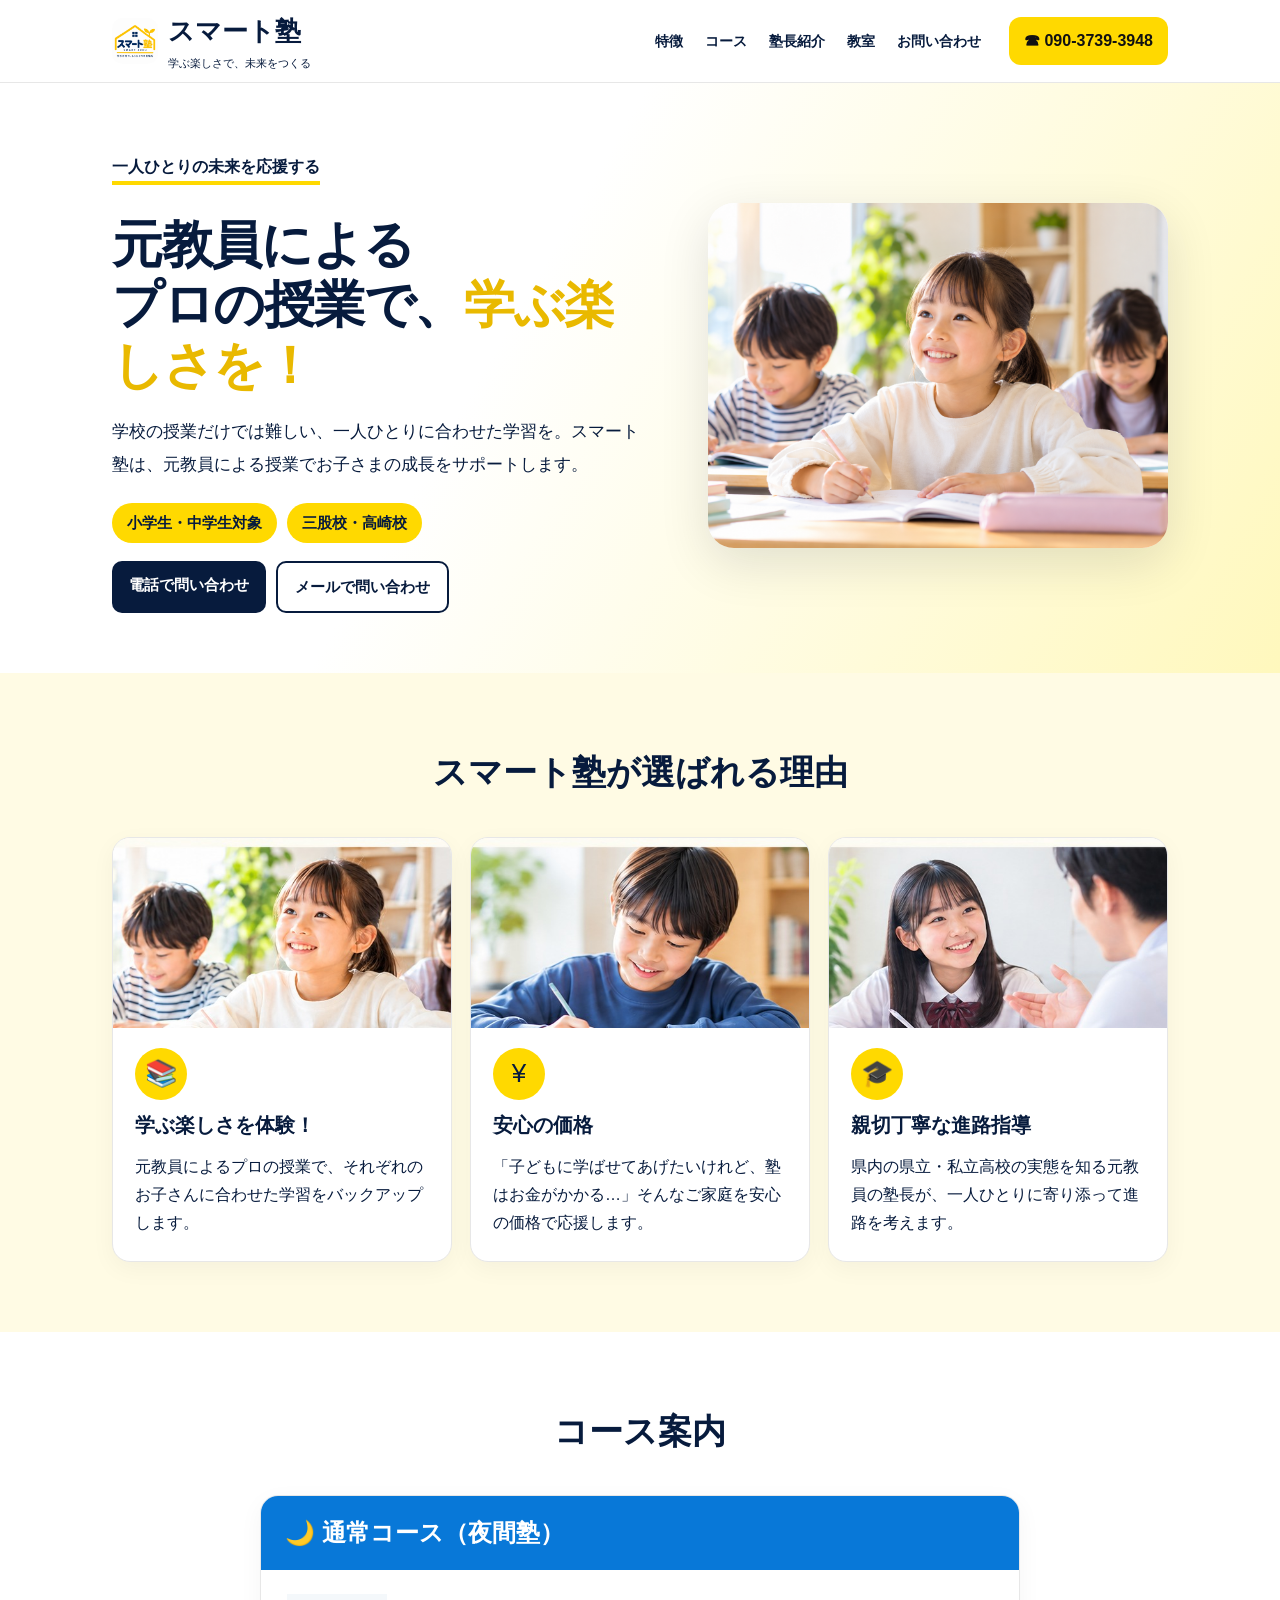
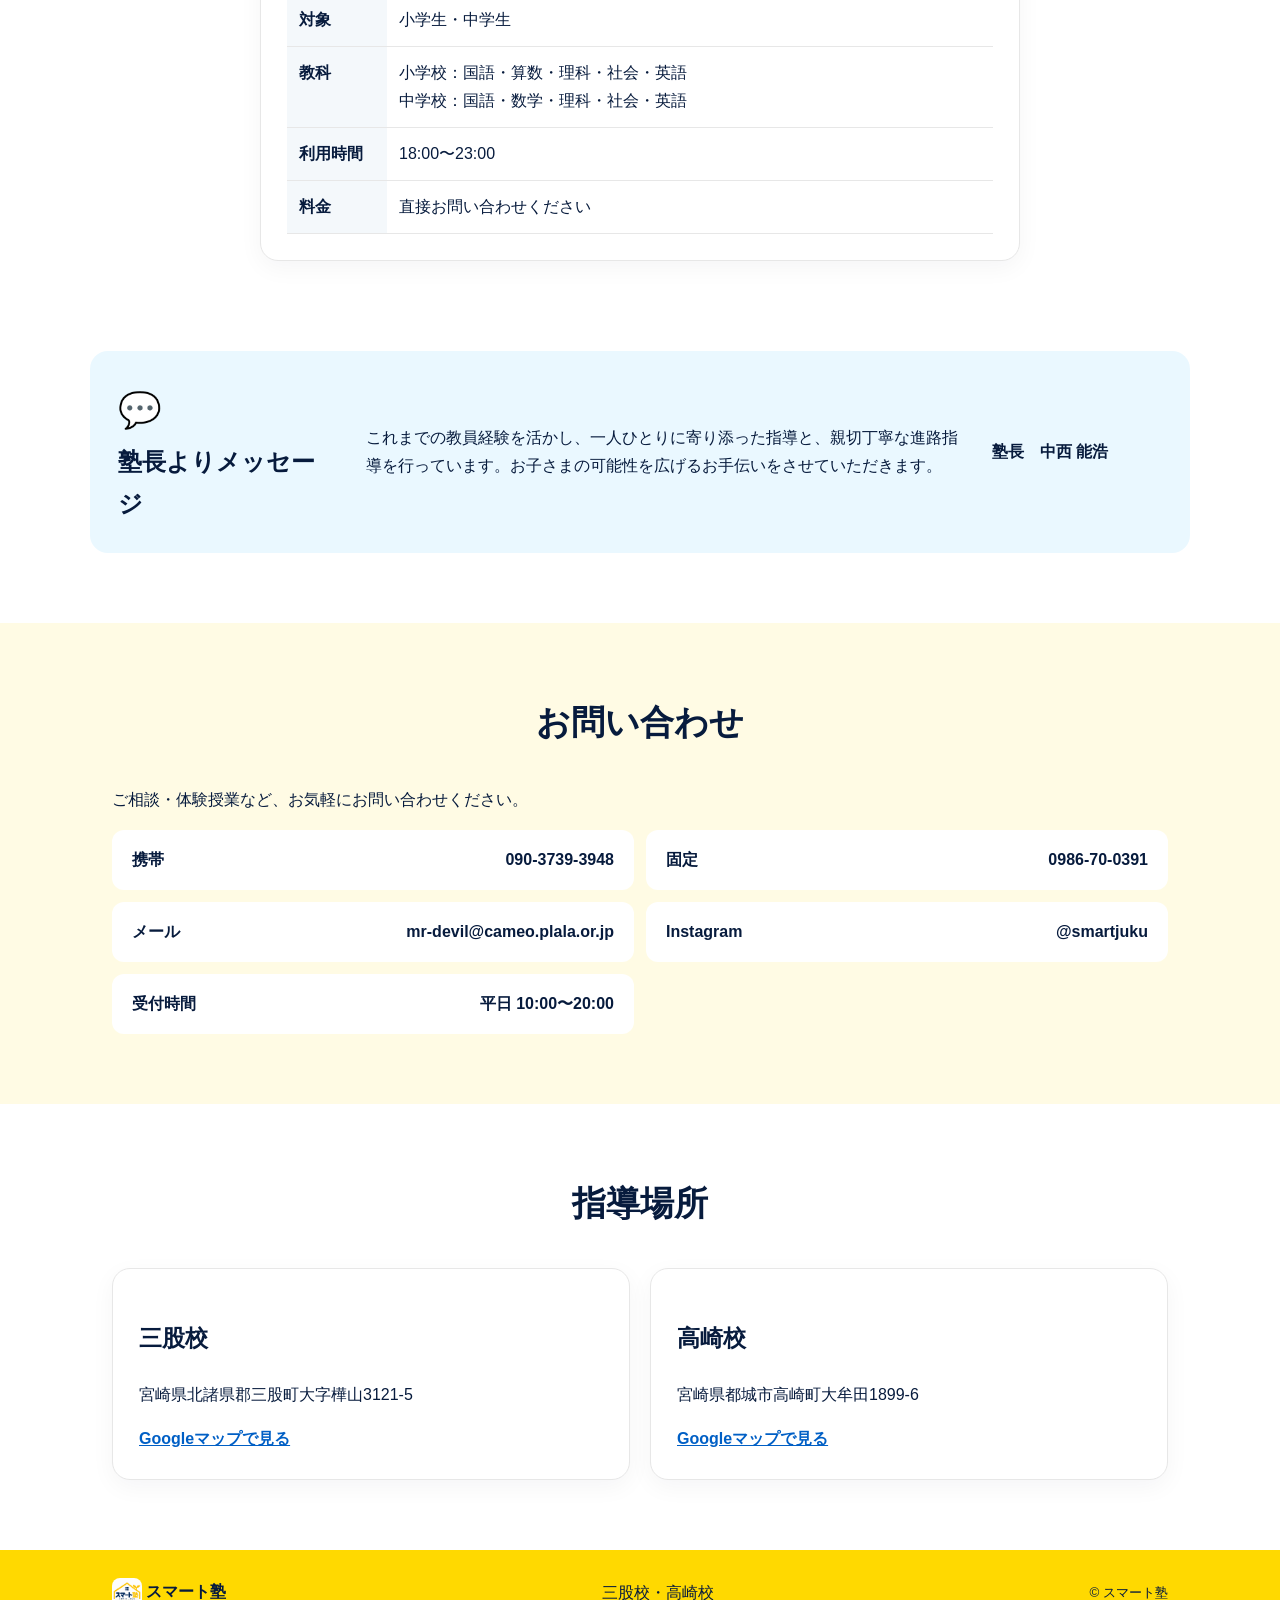
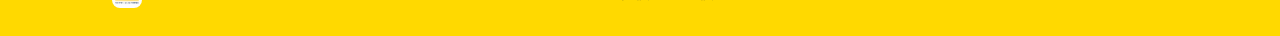
<file: index.html>
<!doctype html>
<html lang="ja">
<head>
<meta charset="utf-8">
<meta name="viewport" content="width=device-width, initial-scale=1">
<title>スマート塾｜三股町・都城市高崎町の小中学生向け学習塾</title>
<meta name="description" content="スマート塾は元教員による小学生・中学生向け学習塾。三股校・高崎校で5教科に対応。夜間塾とフリースクールコースをご用意しています。">
<link rel="stylesheet" href="style.css">
</head>
<body>
<header>
  <div class="wrap nav">
    <a class="brand" href="#top"><img class="brand-logo" src="smart-juku-logo.png" alt="スマート塾ロゴ"><span><b>スマート塾</b><small>学ぶ楽しさで、未来をつくる</small></span></a>
    <nav><a href="#reasons">特徴</a><a href="#courses">コース</a><a href="#message">塾長紹介</a><a href="#access">教室</a><a href="#contact">お問い合わせ</a></nav>
    <a class="tel top-tel" href="tel:09037393948">☎ 090-3739-3948</a>
  </div>
</header>

<main id="top">
<section class="hero">
  <div class="wrap hero-grid">
    <div class="hero-copy">
      <p class="eyebrow">一人ひとりの未来を応援する</p>
      <h1>元教員による<br>プロの授業で、<em>学ぶ楽しさを！</em></h1>
      <p class="lead">学校の授業だけでは難しい、一人ひとりに合わせた学習を。スマート塾は、元教員による授業でお子さまの成長をサポートします。</p>
      <div class="chips"><span>小学生・中学生対象</span><span>三股校・高崎校</span></div>
      <div class="actions"><a class="btn" href="tel:09037393948">電話で問い合わせ</a><a class="btn secondary" href="mailto:mr-devil@cameo.plala.or.jp">メールで問い合わせ</a></div>
    </div>
    <div class="hero-photo"><img src="smart-juku-top.png" alt="明るい教室で楽しく学習する小学生"></div>
  </div>
</section>

<section id="reasons" class="section pale">
 <div class="wrap">
  <h2>スマート塾が選ばれる理由</h2>
  <div class="cards reason-cards">
   <article><img class="reason-photo" src="reason-learning.jpg" alt="明るい教室で楽しく学ぶ小学生"><div class="reason-body"><div class="icon">📚</div><h3>学ぶ楽しさを体験！</h3><p>元教員によるプロの授業で、それぞれのお子さんに合わせた学習をバックアップします。</p></div></article>
   <article><img class="reason-photo" src="reason-price.jpg" alt="集中して勉強する小学生"><div class="reason-body"><div class="icon">¥</div><h3>安心の価格</h3><p>「子どもに学ばせてあげたいけれど、塾はお金がかかる…」そんなご家庭を安心の価格で応援します。</p></div></article>
   <article><img class="reason-photo" src="reason-guidance.jpg" alt="先生と進路について相談する生徒"><div class="reason-body"><div class="icon">🎓</div><h3>親切丁寧な進路指導</h3><p>県内の県立・私立高校の実態を知る元教員の塾長が、一人ひとりに寄り添って進路を考えます。</p></div></article>
  </div>
 </div>
</section>

<section id="courses" class="section">
 <div class="wrap">
  <h2>コース案内</h2>
  <div class="course-grid">
   <article class="course blue">
    <h3>🌙 通常コース（夜間塾）</h3>
    <dl><dt>対象</dt><dd>小学生・中学生</dd><dt>教科</dt><dd>小学校：国語・算数・理科・社会・英語<br>中学校：国語・数学・理科・社会・英語</dd><dt>利用時間</dt><dd>18:00〜23:00</dd><dt>料金</dt><dd>直接お問い合わせください</dd></dl>
   </article>
   
  </div>
 </div>
</section>

<section id="message" class="section message">
 <div class="wrap message-box">
  <div><span class="icon">💬</span><h2>塾長よりメッセージ</h2></div>
  <p>これまでの教員経験を活かし、一人ひとりに寄り添った指導と、親切丁寧な進路指導を行っています。お子さまの可能性を広げるお手伝いをさせていただきます。</p>
  <strong>塾長　中西 能浩</strong>
 </div>
</section>

<section id="contact" class="section contact">
 <div class="wrap">
  <h2>お問い合わせ</h2>
  <p>ご相談・体験授業など、お気軽にお問い合わせください。</p>
  <div class="contact-grid">
   <a href="tel:09037393948"><b>携帯</b><span>090-3739-3948</span></a>
   <a href="tel:0986700391"><b>固定</b><span>0986-70-0391</span></a>
   <a href="mailto:mr-devil@cameo.plala.or.jp"><b>メール</b><span>mr-devil@cameo.plala.or.jp</span></a>
   <a class="instagram-link" href="https://www.instagram.com/smartjuku/" target="_blank" rel="noopener"><b>Instagram</b><span>@smartjuku</span></a>
   <div><b>受付時間</b><span>平日 10:00〜20:00</span></div>
  </div>
 </div>
</section>

<section id="access" class="section">
 <div class="wrap">
  <h2>指導場所</h2>
  <div class="locations">
   <article><h3>三股校</h3><p>宮崎県北諸県郡三股町大字樺山3121-5</p><a target="_blank" rel="noopener" href="https://www.google.com/maps/search/?api=1&query=%E4%B8%89%E8%82%A1%E7%94%BA%E5%A4%A7%E5%AD%97%E6%A8%BA%E5%B1%B13121-5">Googleマップで見る</a></article>
   <article><h3>高崎校</h3><p>宮崎県都城市高崎町大牟田1899-6</p><a target="_blank" rel="noopener" href="https://www.google.com/maps/search/?api=1&query=%E9%AB%98%E5%B4%8E%E7%94%BA%E5%A4%A7%E7%89%9F%E7%94%B01899-6">Googleマップで見る</a></article>
  </div>
 </div>
</section>
</main>

<footer><div class="wrap"><b><img class="footer-logo" src="smart-juku-logo.png" alt="スマート塾"> スマート塾</b><span>三股校・高崎校</span><small>© スマート塾</small></div></footer>
<div class="mobile-cta"><a href="tel:09037393948">☎ 電話する</a><a href="mailto:mr-devil@cameo.plala.or.jp">✉ メール</a></div>
</body>
</html>
</file>
<file: style.css>
:root{--yellow:#ffd900;--navy:#071b3d;--blue:#0878d8;--green:#36a83b;--cream:#fffbe4;--line:#e7e7e7}
*{box-sizing:border-box}html{scroll-behavior:smooth}body{margin:0;font-family:-apple-system,BlinkMacSystemFont,"Segoe UI","Noto Sans JP",sans-serif;color:var(--navy);line-height:1.75;background:white}.wrap{max-width:1100px;margin:auto;padding:0 22px}header{position:sticky;top:0;z-index:10;background:rgba(255,255,255,.96);border-bottom:1px solid var(--line)}.nav{height:82px;display:flex;align-items:center;gap:28px}.brand{display:flex;align-items:center;gap:10px;color:var(--navy);text-decoration:none}.brand b{display:block;font-size:26px}.brand small{display:block;font-size:11px}.logo{font-size:34px;background:var(--yellow);border-radius:14px;padding:5px 9px}nav{display:flex;gap:22px;margin-left:auto}nav a{color:var(--navy);text-decoration:none;font-weight:700;font-size:14px}.tel{background:var(--yellow);padding:10px 15px;border-radius:12px;color:#111;text-decoration:none;font-weight:900}.hero{background:linear-gradient(120deg,#fff 40%,#fff8bd);padding:70px 0}.hero-grid{display:grid;grid-template-columns:1.15fr .85fr;gap:45px;align-items:center}.eyebrow{font-weight:800;border-bottom:4px solid var(--yellow);display:inline-block}.hero h1{font-size:52px;line-height:1.25;margin:16px 0}.hero em{font-style:normal;color:#e9b900}.lead{font-size:18px;max-width:650px}.chips{display:flex;gap:10px;flex-wrap:wrap;margin:24px 0}.chips span{background:var(--yellow);padding:8px 18px;border-radius:999px;font-weight:800}.actions{display:flex;gap:12px;flex-wrap:wrap}.btn{background:var(--navy);color:white;text-decoration:none;padding:13px 20px;border-radius:10px;font-weight:800}.btn.secondary{background:white;color:var(--navy);border:2px solid var(--navy)}.hero-art{min-height:360px;border-radius:34px;background:radial-gradient(circle at 50% 30%,#fff 0 20%,#ffe857 21% 48%,#ffd900 49%);display:flex;flex-direction:column;align-items:center;justify-content:center;text-align:center;box-shadow:0 15px 50px #e2c9003b}.hero-art .sun{font-weight:1000;font-size:52px;line-height:1}.hero-art .sun span{font-size:24px}.hero-art p{font-size:24px;font-weight:800}.section{padding:70px 0}.pale,.contact{background:var(--cream)}h2{text-align:center;font-size:34px;margin:0 0 34px}.cards{display:grid;grid-template-columns:repeat(3,1fr);gap:18px}.cards article,.course,.locations article{background:white;border:1px solid var(--line);border-radius:18px;padding:26px;box-shadow:0 7px 25px #00102b0b}.icon{font-size:35px}.cards h3{font-size:20px}.course-grid{display:grid;grid-template-columns:1fr 1fr;gap:22px}.course{position:relative;overflow:hidden}.course h3{color:white;margin:-26px -26px 24px;padding:16px 24px;font-size:24px}.blue h3{background:var(--blue)}.green h3{background:var(--green)}.badge{position:absolute;right:16px;top:13px;background:#ff3d6e;color:white;border-radius:999px;padding:5px 13px;font-weight:900}dl{display:grid;grid-template-columns:100px 1fr;margin:0}dt,dd{padding:12px;border-bottom:1px solid var(--line);margin:0}dt{font-weight:900;background:#f4f8fb}.message{padding-top:20px}.message-box{display:grid;grid-template-columns:220px 1fr 170px;gap:28px;align-items:center;background:#eaf8ff;border-radius:18px;padding:28px}.message-box h2{text-align:left;font-size:24px;margin:0}.contact-grid{display:grid;grid-template-columns:1fr 1fr;gap:12px}.contact-grid>a,.contact-grid>div{display:flex;justify-content:space-between;gap:20px;background:white;border-radius:12px;padding:16px 20px;text-decoration:none;color:var(--navy)}.contact-grid span{font-weight:800}.locations{display:grid;grid-template-columns:1fr 1fr;gap:20px}.locations h3{font-size:23px}.locations a{color:#005fc5;font-weight:800}footer{background:var(--yellow);padding:28px 0}footer .wrap{display:flex;justify-content:space-between;align-items:center}.mobile-cta{display:none}
@media(max-width:820px){.nav{height:70px}.brand b{font-size:21px}.brand small,nav,.top-tel{display:none}.hero{padding:42px 0}.hero-grid,.cards,.course-grid,.locations,.message-box,.contact-grid{grid-template-columns:1fr}.hero h1{font-size:38px}.hero-art{min-height:260px}.message-box{text-align:left}.message-box h2{text-align:left}.contact-grid>a,.contact-grid>div{display:block}.contact-grid span{display:block}.mobile-cta{position:fixed;display:grid;grid-template-columns:1fr 1fr;bottom:0;left:0;right:0;z-index:20}.mobile-cta a{text-align:center;padding:14px;background:var(--yellow);color:#111;text-decoration:none;font-weight:900;border-top:1px solid #d8b900}.mobile-cta a+ a{background:var(--navy);color:white}body{padding-bottom:52px}footer .wrap{flex-direction:column;gap:6px}}

/* Top image update */
.hero-photo{min-height:360px;border-radius:34px;overflow:hidden;box-shadow:0 15px 50px #00102b1f;background:#fff}
.hero-photo img{display:block;width:100%;height:100%;min-height:360px;object-fit:cover;object-position:center}
@media(max-width:820px){
  .hero-photo{min-height:240px;border-radius:24px}
  .hero-photo img{min-height:240px;max-height:330px}
}

/* Balanced hero v2 */
.hero{padding:54px 0 60px}
.hero-grid{
  grid-template-columns:minmax(0,1.08fr) minmax(360px,.92fr);
  gap:56px;
  align-items:center;
}
.hero-copy{min-width:0;max-width:610px}
.hero h1{
  font-size:clamp(40px,4vw,56px);
  line-height:1.18;
  letter-spacing:-.025em;
  margin:14px 0 20px;
}
.hero .lead{font-size:17px;line-height:1.9;max-width:590px;margin:0}
.hero .chips{margin:22px 0 18px}
.hero .chips span{padding:7px 15px;font-size:15px}
.hero .actions{gap:10px}
.hero .btn{padding:11px 17px;font-size:15px}
.hero-photo{
  min-height:0;
  height:auto;
  aspect-ratio:4/3;
  border-radius:26px;
}
.hero-photo img{
  width:100%;
  height:100%;
  min-height:0;
  object-fit:cover;
  object-position:center 45%;
}
@media(max-width:900px){
  .hero-grid{grid-template-columns:1fr;gap:30px}
  .hero-copy{max-width:720px}
  .hero-photo{width:100%;max-width:720px;aspect-ratio:16/9}
}
@media(max-width:560px){
  .hero{padding:34px 0 40px}
  .hero h1{font-size:35px}
  .hero .lead{font-size:16px}
  .hero-photo{aspect-ratio:4/3;border-radius:20px}
  .chips{gap:8px}
  .actions{display:grid;grid-template-columns:1fr}
  .btn{text-align:center}
}

/* 選ばれる理由：写真カード */
.reason-cards article{padding:0;overflow:hidden}
.reason-photo{display:block;width:100%;height:190px;object-fit:cover;object-position:center}
.reason-body{padding:20px 22px 24px}
.reason-body .icon{display:inline-flex;width:52px;height:52px;align-items:center;justify-content:center;background:var(--yellow);border-radius:50%;font-size:26px}
.reason-body h3{margin:8px 0 10px}.reason-body p{margin:0}
@media(max-width:820px){.reason-photo{height:auto;aspect-ratio:16/9}}
.course-grid{grid-template-columns:1fr;max-width:760px;margin:0 auto}
.brand-logo{width:58px;height:58px;object-fit:cover;border-radius:12px}
.footer-logo{width:38px;height:38px;object-fit:cover;border-radius:8px;vertical-align:middle}
@media(max-width:820px){.brand-logo{width:48px;height:48px}}

/* Header logo size fix */
header .brand-logo,
.brand .brand-logo{
  width:46px !important;
  height:46px !important;
  min-width:46px !important;
  max-width:46px !important;
  min-height:46px !important;
  max-height:46px !important;
  object-fit:cover !important;
  display:block;
  border-radius:10px;
}
footer .footer-logo{
  width:30px !important;
  height:30px !important;
  max-width:30px !important;
  max-height:30px !important;
  object-fit:cover !important;
}
@media(max-width:820px){
  header .brand-logo,
  .brand .brand-logo{
    width:42px !important;
    height:42px !important;
    min-width:42px !important;
    max-width:42px !important;
    min-height:42px !important;
    max-height:42px !important;
  }
}
</file>
